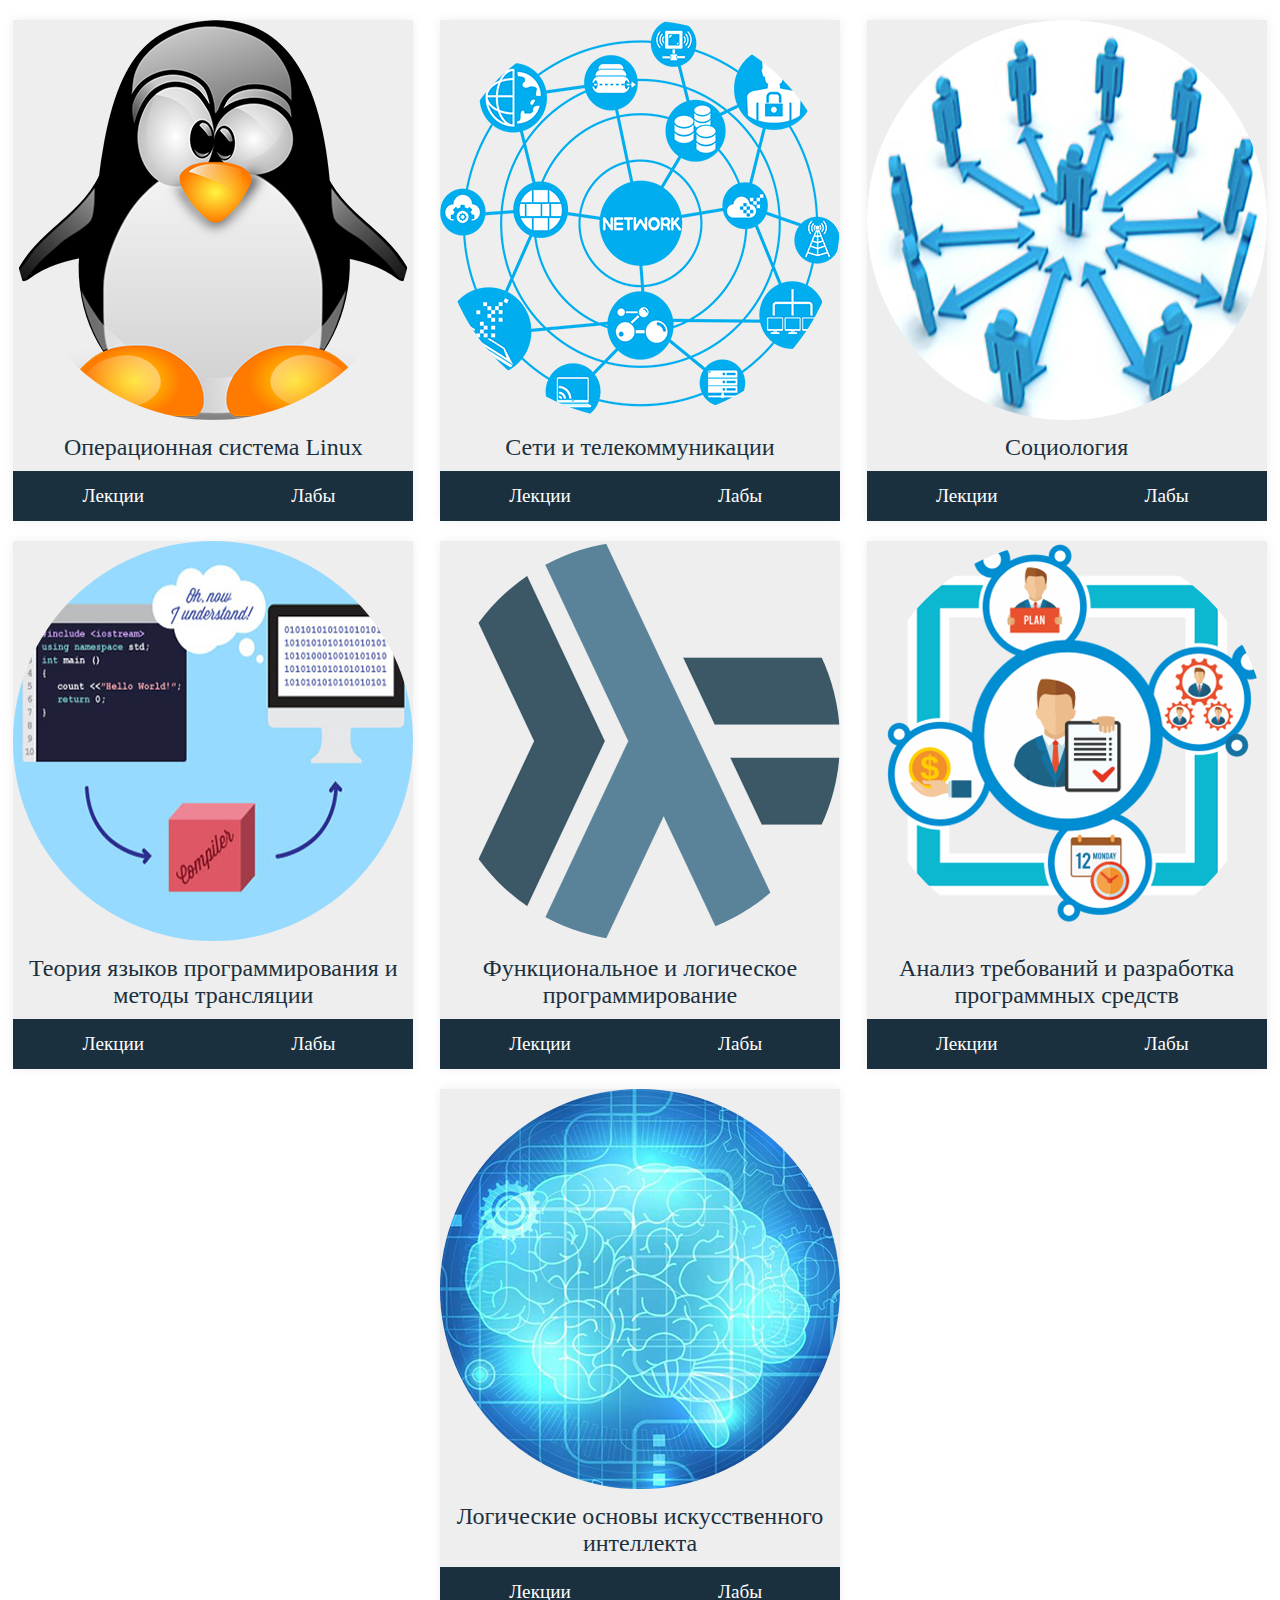
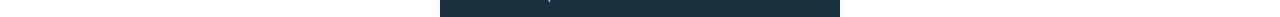
<file: gitpages/index.html>
<!DOCTYPE html>
<html lang="ru">
<head>

    <meta charset="utf-8">
    <title>for 31-ПГ</title>
    <meta name="viewport" content="width=device-width, initial-scale=1">
    <link rel="stylesheet" href="css/style-main.css">
    <link rel="stylesheet" href="css/style-lesson.css">

</head>
<body>

    <div class="lesson">
        <div class="lesson-pic">
            <img src="img/linux.png" alt="Linux" width="400" height="400">
        </div>
        <div class="lesson-title">
            Операционная система Linux
        </div>
        <div class="lesson-goto">
            <div class="lesson-goto-lectures">
                <a href="#">Лекции</a>
            </div>
            <div class="lesson-goto-labs">
                <a href="404.html">Лабы</a>
            </div>
        </div>
    </div>

    <div class="lesson">
        <div class="lesson-pic">
            <img src="img/network.png" alt="Сети" width="400" height="400">
        </div>
        <div class="lesson-title">
            Сети и телекоммуникации
        </div>
        <div class="lesson-goto">
            <div class="lesson-goto-lectures">
                <a href="#">Лекции</a>
            </div>
            <div class="lesson-goto-labs">
                <a href="404.html">Лабы</a>
            </div>
        </div>
    </div>

    <div class="lesson">
        <div class="lesson-pic">
            <img src="img/soc.png" alt="Социалогия" width="400" height="400">
        </div>
        <div class="lesson-title">
            Социология
        </div>
        <div class="lesson-goto">
            <div class="lesson-goto-lectures">
                <a href="#">Лекции</a>
            </div>
            <div class="lesson-goto-labs">
                <a href="404.html">Лабы</a>
            </div>
        </div>
    </div>

    <div class="lesson">
        <div class="lesson-pic">
            <img src="img/translator.png" alt="Транслятор" width="400" height="400">
        </div>
        <div class="lesson-title">
            Теория языков программирования и методы трансляции
        </div>
        <div class="lesson-goto">
            <div class="lesson-goto-lectures">
                <a href="#">Лекции</a>
            </div>
            <div class="lesson-goto-labs">
                <a href="404.html">Лабы</a>
            </div>
        </div>
    </div>

    <div class="lesson">
        <div class="lesson-pic">
            <img src="img/haskell.png" alt="Haskell" width="400" height="400">
        </div>
        <div class="lesson-title">
            Функциональное и логическое программирование
        </div>
        <div class="lesson-goto">
            <div class="lesson-goto-lectures">
                <a href="#">Лекции</a>
            </div>
            <div class="lesson-goto-labs">
                <a href="404.html">Лабы</a>
            </div>
        </div>
    </div>

    <div class="lesson">
        <div class="lesson-pic">
            <img src="img/req_dev.png" alt="Анализ требований" width="400" height="400">
        </div>
        <div class="lesson-title">
            Анализ требований и разработка программных средств
        </div>
        <div class="lesson-goto">
            <div class="lesson-goto-lectures">
                <a href="#">Лекции</a>
            </div>
            <div class="lesson-goto-labs">
                <a href="404.html">Лабы</a>
            </div>
        </div>
    </div>

    <div class="lesson">
        <div class="lesson-pic">
            <img src="img/ai.png" alt="ИИ" width="400" height="400">
        </div>
        <div class="lesson-title">
            Логические основы искусственного интеллекта
        </div>
        <div class="lesson-goto">
            <div class="lesson-goto-lectures">
                <a href="#">Лекции</a>
            </div>
            <div class="lesson-goto-labs">
                <a href="404.html">Лабы</a>
            </div>
        </div>
    </div>

    <!-- Люк зис, ай эм юрий, их бин набирайтен дас ист -->

</body>
</html>
</file>
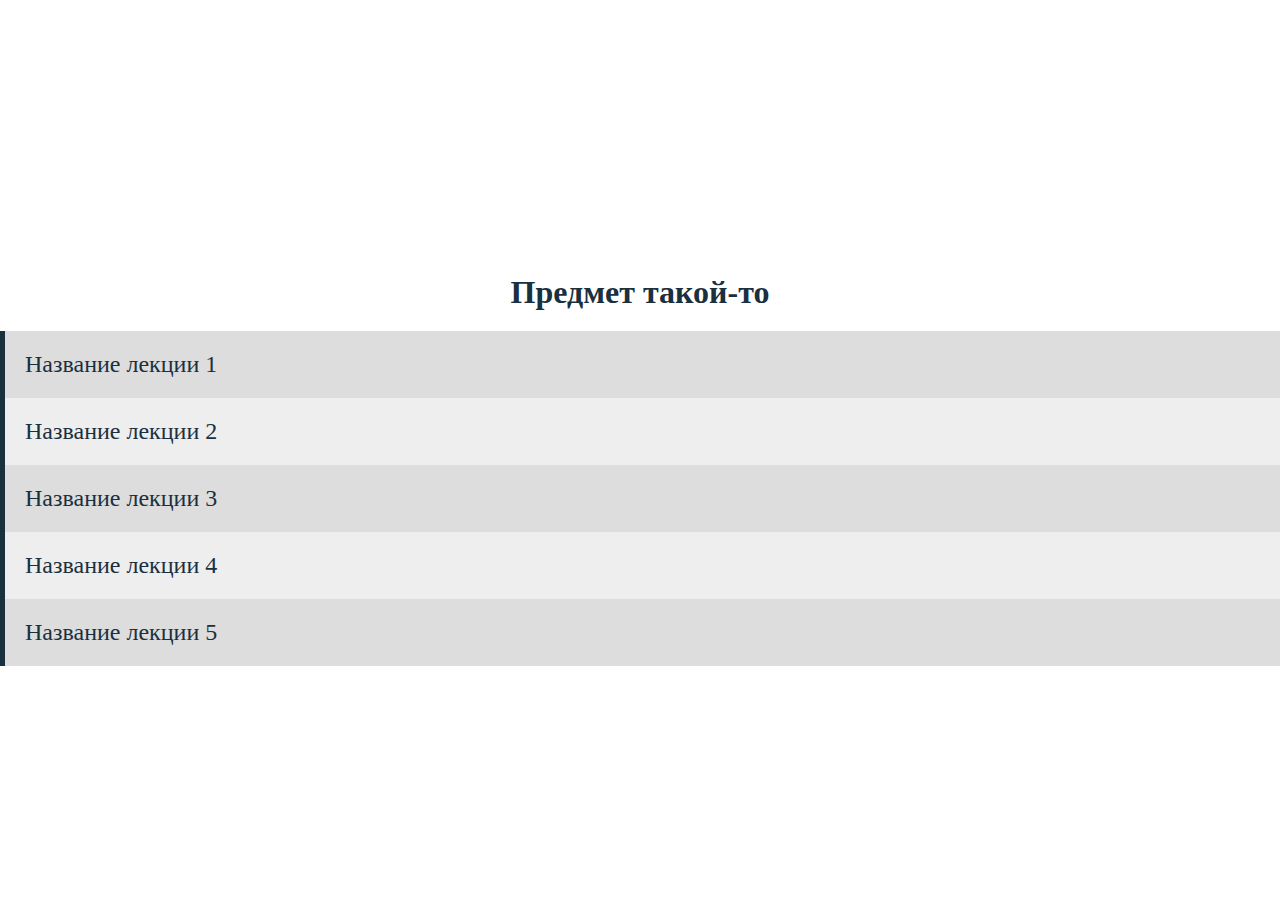
<file: gitpages/lectures.html>
<!DOCTYPE html>
<html lang="ru">
<head>

    <meta charset="utf-8">
    <meta name="viewport" content="width=device-width, initial-scale=1">
    <link rel="stylesheet" href="css/style-main.css">
    <link rel="stylesheet" href="css/style-lectures.css">
    <title>Лекции</title>
</head>
<body>

    <div class="lectures">
        <h1>Предмет такой-то</h1>
        <ul>
            <li>
                <a href="#">Название лекции 1</a>
            </li>
            <li>
                <a href="#">Название лекции 2</a>
            </li>
            <li>
                <a href="#">Название лекции 3</a>
            </li>
            <li>
                <a href="#">Название лекции 4</a>
            </li>
            <li>
                <a href="#">Название лекции 5</a>
            </li>
        </ul>
    </div>

</body>
</html>
</file>
<file: gitpages/css/style-main.css>
* {
    margin: 0;
    border: 0;
    padding: 0;
    outline: 0;
}

html,
body {
    height: 100%;
    background-color: white;
}

body {
    display: flex;
    flex-wrap: wrap;
    justify-content: space-around;
    align-items: center;
    min-width: 400px;
    margin-top: 20px;
    margin-bottom: 20px;
}

@media screen and (max-width: 400px) {
    .body {
        margin: 0;
    }
}
</file>
<file: gitpages/css/style-lesson.css>
.lesson {
    display: inline-block;
    width: 400px;
    margin-bottom: 20px;
    background-color: #eee;
    box-shadow: 0px 0px 10px #eee;
}

.lesson-pic {
    display: inline-block;
    width: 400px;
    height: 400px;
    border-radius: 100%;
    overflow: hidden;
    transition: border-radius ease 0.5s;
}

.lesson:hover .lesson-pic {
    border-radius: 0;
}

.lesson-title {
    margin-top: 10px;
    margin-bottom: 10px;
    text-align: center;
    font-size: 1.5em;
    color: rgb(27, 48, 62);
}

.lesson-goto::after {
    content:"";
    display: block;
    clear: both;
}

.lesson-goto-lectures,
.lesson-goto-labs {
    float: left;
    width: 50%;
    height: 50px;
    background-color: rgb(27, 48, 62);
    text-align: center;
    font-size: 1.2em;
    line-height: 50px;
    cursor: pointer;
    transition: background-color linear 0.2s;
}

.lesson-goto-lectures a,
.lesson-goto-labs a {
    color: white;
    text-decoration: none;
}

.lesson-goto-lectures:hover,
.lesson-goto-labs:hover {
    background-color: rgb(45, 88, 117);
}

.lesson-goto-lectures:active,
.lesson-goto-labs:active {
    background-color: #eee;
}

.lesson-goto-lectures:active a,
.lesson-goto-labs:active a {
    color: rgb(27, 48, 62);
}

@media screen and (max-width: 400px) {
    .lesson {
        margin: 0;
    }
}
</file>
<file: gitpages/css/style-lectures.css>
.lectures {
    width: 100%;
}

.lectures h1 {
    text-align: center;
    padding-bottom: 20px;
    color: rgb(27, 48, 62);
}

.lectures ul {
    list-style-type: none;
}

.lectures li {
    background-color: #eee;
    border-left: 5px solid rgb(27, 48, 62);
    padding: 20px;
    cursor: pointer;
    transition: background-color ease 0.3s;
}

.lectures li:nth-child(odd) {
    background: #ddd;
}

.lectures li:hover {
    background-color: rgb(27, 48, 62);
}

.lectures li:hover a {
    color: white;
}

.lectures li:active {
    background-color: rgb(45, 88, 117);
}

.lectures li:active a {
    color: white;
}

.lectures li a {
    text-decoration: none;
    font-size: 1.5em;
    color: rgb(27, 48, 62);
}

@media screen and (max-width: 400px) {
    .lectures h1 {
        text-align: left;
        padding-left: 20px;
    }
}
</file>
